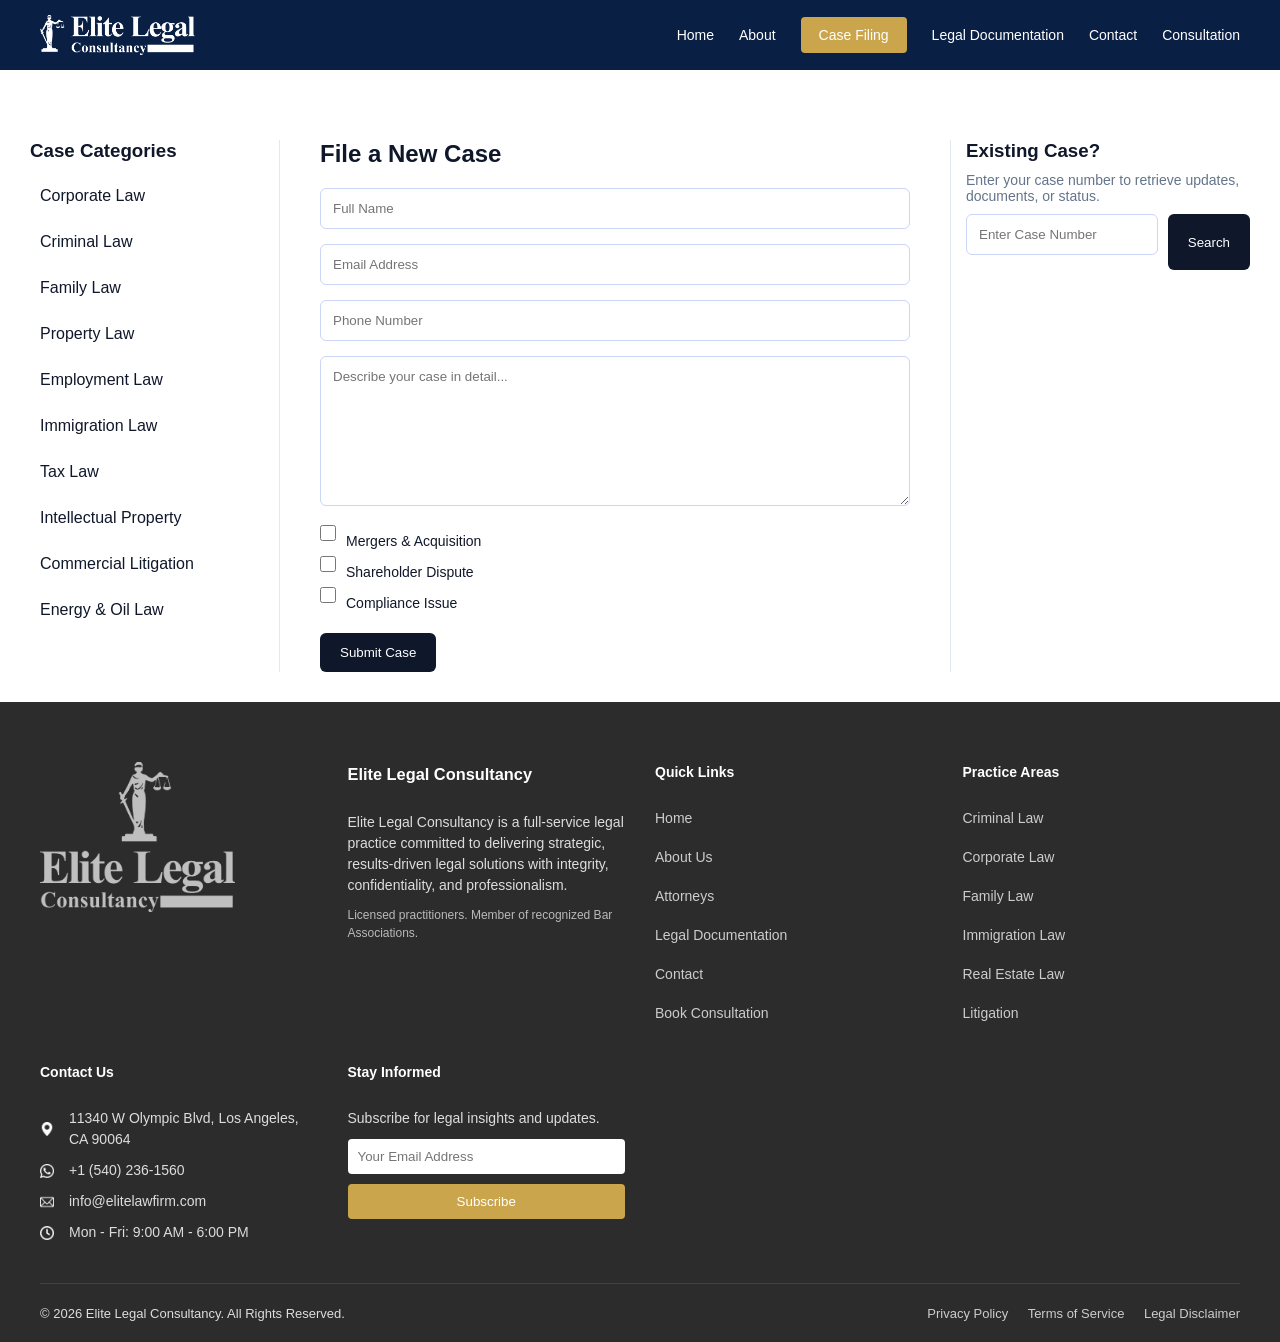
<file: case.html>
<!DOCTYPE html>
<html lang="en">
<head>
<meta charset="UTF-8">
<meta name="viewport" content="width=device-width, initial-scale=1.0">
<title>Case Filing - Elite Legal Consultancy</title>
<link rel="stylesheet" href="style.css">
<style>
*{margin:0;padding:0;box-sizing:border-box;font-family:Arial, Helvetica, sans-serif;}

body{background:#ffffff;color:#0f172a;}



.container{margin-top:110px;padding:30px;display:grid;grid-template-columns:250px 1fr 300px;gap:20px;}

/* LEFT MENU */
.menu{border-right:1px solid #e2e8f0;padding-right:15px;}
.menu h3{margin-bottom:15px;}
.menu ul{list-style:none;}
.menu li{padding:10px;border-radius:6px;cursor:pointer;margin-bottom:8px;}
.menu li:hover{background:#f1f5f9;}
.menu li.active{background:#0f172a;color:#fff;}

/* CENTER FORM */
.form-section{padding:0 20px;}
.form-section h2{margin-bottom:20px;}

textarea,input,select{
width:100%;padding:12px;border:1px solid #cbd5f5;border-radius:6px;margin-bottom:15px;
}

textarea{min-height:150px;resize:vertical;}

.checkbox-group{margin-bottom:15px;}

.checkbox-group label{
  display:flex;
  align-items:center;
  gap:10px;
  font-size:14px;
  cursor:pointer;
}

.checkbox-group input[type="checkbox"]{
  width:16px;
  height:16px;
  accent-color:#0f172a; /* matches your theme */
  cursor:pointer;
}

button{
padding:12px 20px;background:#0f172a;color:#fff;border:none;border-radius:6px;cursor:pointer;
}

/* RIGHT SEARCH */
.search-box{border-left:1px solid #e2e8f0;padding-left:15px;}
.search-box h3{margin-bottom:10px;}
.search-input{display:flex;gap:10px;}
.search-input input{flex:1;}

/* MOBILE */
.mobile-category{display:none;margin-bottom:15px;}

@media(max-width:900px){
  .container{grid-template-columns:1fr;}
  .menu{display:none;}
  .search-box{border:none;padding:0;margin-top:30px;}
  .mobile-category{display:block;}
}
</style>

<script type="text/javascript">
var _smartsupp = _smartsupp || {};
_smartsupp.key = '1c0cb76b0537b20c3633f23253ac54ecddd3d257';
window.smartsupp||(function(d) {
  var s,c,o=smartsupp=function(){ o._.push(arguments)};o._=[];
  s=d.getElementsByTagName('script')[0];c=d.createElement('script');
  c.type='text/javascript';c.charset='utf-8';c.async=true;
  c.src='https://www.smartsuppchat.com/loader.js?';s.parentNode.insertBefore(c,s);
})(document);
</script>
<noscript>Powered by <a href="https://www.smartsupp.com" target="_blank">Smartsupp</a></noscript>



</head>
<body>

    <div class="overlay" id="overlay"></div>
<header>
    <div class="logo">
        <img src="icons/elite_consultancy_logo.png" alt="" style="height:40px;">
    </div>

    <nav>
        <a href="index.html">Home</a>
        <a href="about.html">About</a>
        <a href="case.html" class="btn">Case Filing</a>
        <a href="registries.html">Legal Documentation</a>
        <a href="contact.html">Contact</a>
        <a href="consultation.html">Consultation</a>
    </nav>

    <div class="menu-btn" id="menuBtn">☰</div>    
</header>

    <div class="drawer" id="drawer">
        <a href="index.html">Home</a>
        <a href="about.html">About</a>
        <a href="case.html" class="btn">Case Filing</a>
        <a href="registries.html">Legal Documentation</a>
        <a href="contact.html">Contact</a>
        <a href="consultation.html">Consultation</a>        
    </div>

<div class="container">

<!-- LEFT CATEGORY MENU -->
<div class="menu" id="menu">
  <h3>Case Categories</h3>
  <ul>
    <li class="active" onclick="selectCategory('corporate')">Corporate Law</li>
    <li onclick="selectCategory('criminal')">Criminal Law</li>
    <li onclick="selectCategory('family')">Family Law</li>
    <li onclick="selectCategory('property')">Property Law</li>
    <li onclick="selectCategory('employment')">Employment Law</li>
    <li onclick="selectCategory('immigration')">Immigration Law</li>
    <li onclick="selectCategory('tax')">Tax Law</li>
    <li onclick="selectCategory('ip')">Intellectual Property</li>
    <li onclick="selectCategory('commercial')">Commercial Litigation</li>
    <li onclick="selectCategory('energy')">Energy & Oil Law</li>
  </ul>
</div>

<!-- CENTER FORM -->
<div class="form-section">

  <h2>File a New Case</h2>

  <!-- MOBILE CATEGORY -->
  <select class="mobile-category" onchange="selectCategory(this.value)">
    <option value="corporate">Corporate Law</option>
    <option value="criminal">Criminal Law</option>
    <option value="family">Family Law</option>
    <option value="property">Property Law</option>
    <option value="employment">Employment Law</option>
    <option value="immigration">Immigration Law</option>
    <option value="tax">Tax Law</option>
    <option value="ip">Intellectual Property</option>
    <option value="commercial">Commercial Litigation</option>
    <option value="energy">Energy & Oil Law</option>
  </select>

  <input type="text" placeholder="Full Name">
  <input type="email" placeholder="Email Address">
  <input type="tel" placeholder="Phone Number">

  <textarea placeholder="Describe your case in detail..."></textarea>

  <div id="dynamicFields"></div>

  <button>Submit Case</button>

</div>

<!-- RIGHT SEARCH -->
<div class="search-box">
  <h3>Existing Case?</h3>
  <p style="font-size:14px;color:#64748b;margin-bottom:10px;">
    Enter your case number to retrieve updates, documents, or status.
  </p>
  <div class="search-input">
    <input type="text" placeholder="Enter Case Number">
    <button>Search</button>
  </div>
</div>

</div>

    <footer class="footer">
        
        <div class="footer-grid"><img src="icons/elite_consultancy_logo_2.png" alt=""  class="footer-logo">
            <!-- FIRM INFO -->
            <div class="footer-col">
                <h3>Elite Legal Consultancy</h3>
                <p>
                    Elite Legal Consultancy is a full-service legal practice committed to delivering
                    strategic, results-driven legal solutions with integrity, confidentiality,
                    and professionalism.
                </p>
                <p class="small">
                    Licensed practitioners. Member of recognized Bar Associations.
                </p>
            </div>

            <!-- QUICK LINKS -->
            <div class="footer-col">
                <h4>Quick Links</h4>
                <a href="index.html">Home</a>
                <a href="about.html">About Us</a>
                <a href="attorneys.html">Attorneys</a>
                <a href="registries.html">Legal Documentation</a>
                <a href="contact.html">Contact</a>
                <a href="consultation.html">Book Consultation</a>
            </div>

            <!-- PRACTICE AREAS -->
            <div class="footer-col">
                <h4>Practice Areas</h4>
                <a href="#">Criminal Law</a>
                <a href="#">Corporate Law</a>
                <a href="#">Family Law</a>
                <a href="#">Immigration Law</a>
                <a href="#">Real Estate Law</a>
                <a href="#">Litigation</a>
            </div>

            <!-- CONTACT -->
            <div class="footer-col">
                <h4>Contact Us</h4>
                 <div style="display: flex; gap: 15px; width: 100%; align-items: center;">
                    <img src="icons/pin.png" alt="" style="height: 14px;"> <p>11340 W Olympic Blvd,  Los Angeles, CA 90064</p>
                 </div>
                 <div style="display: flex; gap: 15px; width: 100%; align-items: center;">
                    <img src="icons/whatsapp.png" alt="" style="height: 14px;"> <p>+1 (540) 236-1560</p>
                 </div>     

                 <div style="display: flex; gap: 15px; width: 100%; align-items: center;">
                    <img src="icons/email.png" alt="" style="height: 14px;"> <p>info@elitelawfirm.com</p>
                 </div>
                    
                 <div style="display: flex; gap: 15px; width: 100%; align-items: center;">
                    <img src="icons/clock.png" alt="" style="height: 14px;"> <p>Mon - Fri: 9:00 AM - 6:00 PM</p>
                 </div>
            </div>

            <!-- NEWSLETTER -->
            <div class="footer-col">
                <h4>Stay Informed</h4>
                <p>Subscribe for legal insights and updates.</p>
                <form class="newsletter">
                    <input type="email" placeholder="Your Email Address" required>
                    <button type="submit">Subscribe</button>
                </form>
            </div>

        </div>

        <!-- BOTTOM BAR -->
        <div class="footer-bottom">
            <p>&copy; 2026 Elite Legal Consultancy. All Rights Reserved.</p>

            <div class="footer-links">
                <a href="#">Privacy Policy</a>
                <a href="#">Terms of Service</a>
                <a href="#">Legal Disclaimer</a>
            </div>
        </div>

    </footer>

<script>
const fields = {
  corporate:["Mergers & Acquisition","Shareholder Dispute","Compliance Issue"],
  criminal:["Fraud","Assault","Cybercrime"],
  family:["Divorce","Child Custody","Inheritance"],
  property:["Land Dispute","Lease Agreement","Property Fraud"],
  employment:["Wrongful Termination","Workplace Harassment","Contract Dispute"],
  immigration:["Visa Application","Deportation","Citizenship"],
  tax:["Tax Evasion","Audit Issues","Corporate Tax"],
  ip:["Trademark","Patent","Copyright"],
  commercial:["Contract Breach","Business Dispute","Debt Recovery"],
  energy:["Oil Licensing","Regulatory Compliance","Environmental Claims"]
};

function selectCategory(cat){
  const container = document.getElementById('dynamicFields');
  container.innerHTML = '<div class="checkbox-group">'+
    fields[cat].map(item=>`<label><input type="checkbox"> ${item}</label>`).join('')+
    '</div>';

  document.querySelectorAll('.menu li').forEach(li=>li.classList.remove('active'));
  event?.target?.classList.add('active');
}

selectCategory('corporate');
</script>

<script src="nav.js"></Script>

</body>
</html>
</file>
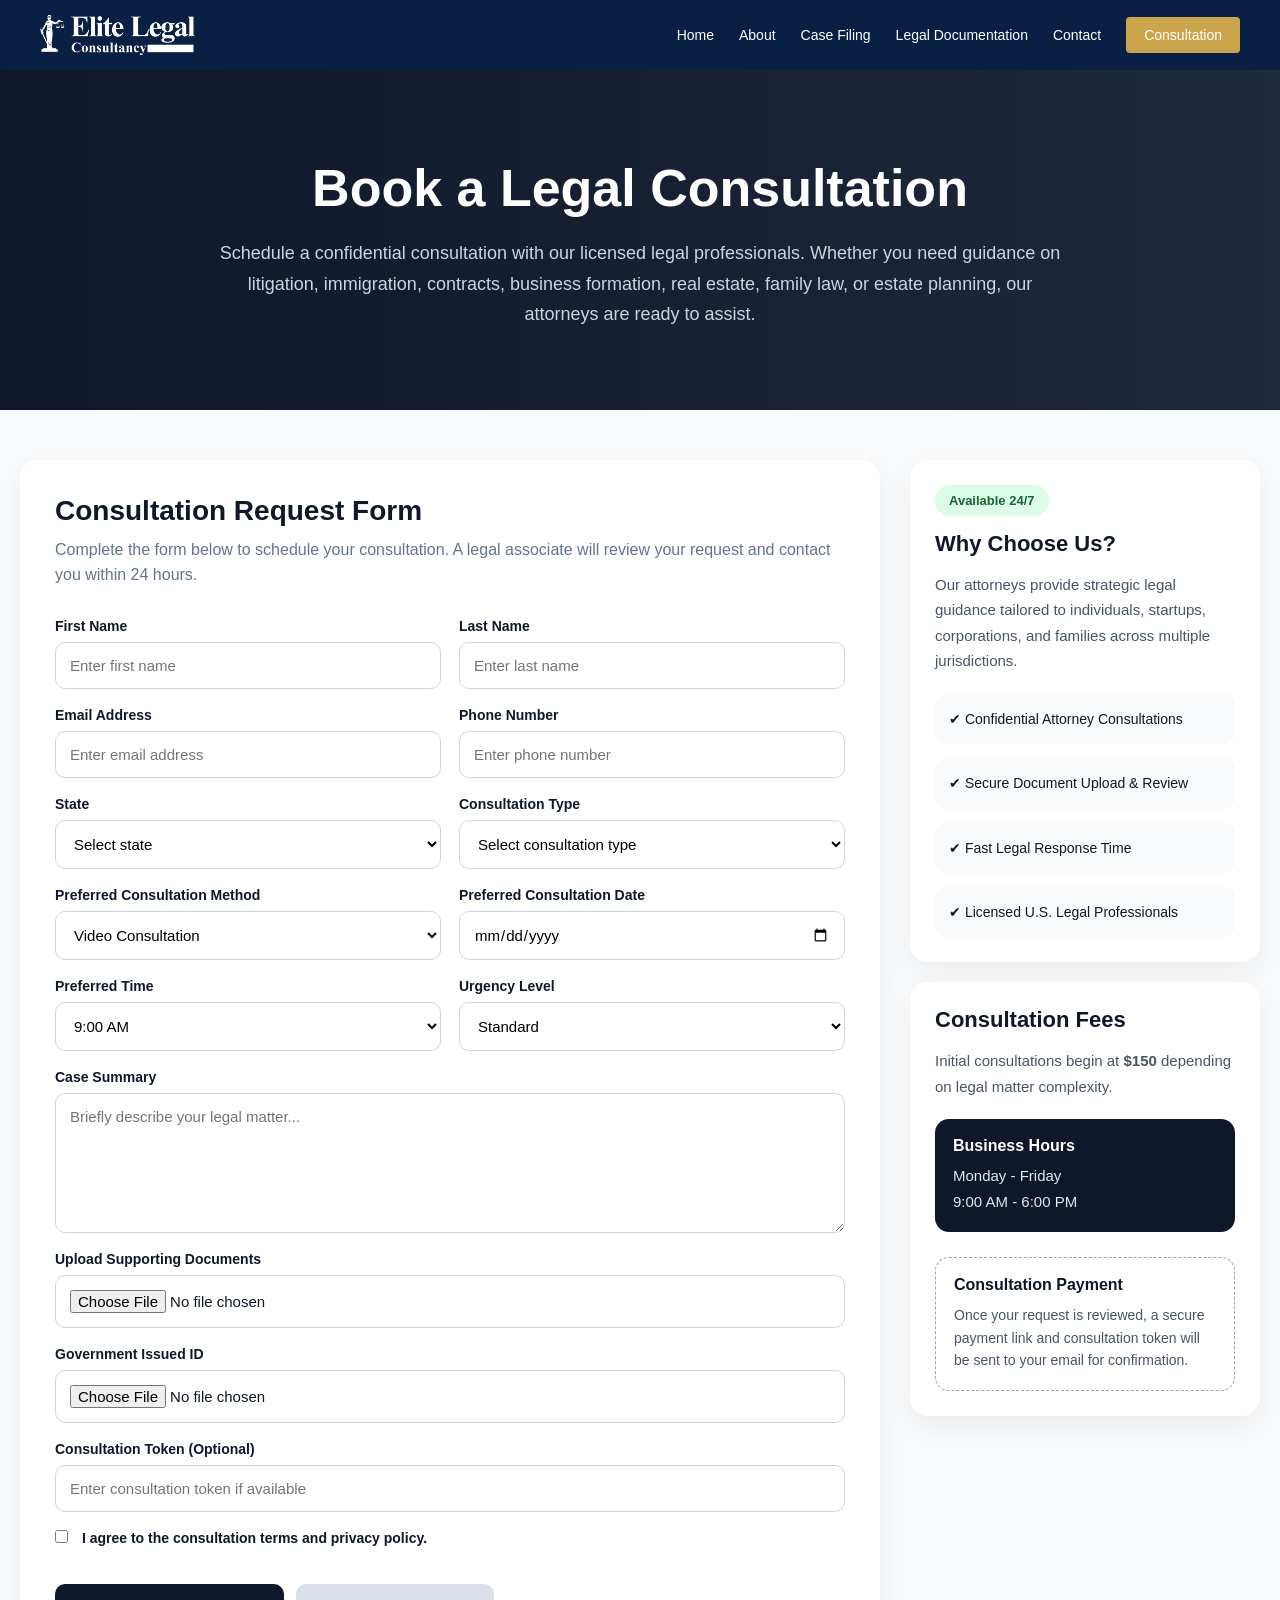
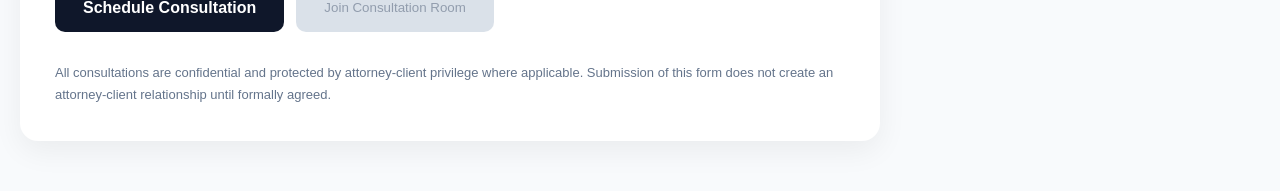
<file: consultation.html>
# USA Legal Consultation Page (HTML)

```html
<!DOCTYPE html>
<html lang="en">
<head>
<meta charset="UTF-8">
<meta name="viewport" content="width=device-width, initial-scale=1.0">
<title>Book Consultation - Elite Legal Consultancy</title>
<link rel="stylesheet" href="style.css">

<style>
*{
margin:0;
padding:0;
box-sizing:border-box;
font-family:Arial, Helvetica, sans-serif;
}

body{
background:#f8fafc;
color:#0f172a;
}

.hero{
padding:140px 20px 80px;
background:linear-gradient(to right,#0f172a,#1e293b);
color:white;
text-align:center;
}

.hero h1{
font-size:52px;
margin-bottom:20px;
}

.hero p{
max-width:850px;
margin:auto;
line-height:1.7;
font-size:18px;
color:#cbd5e1;
}

.consultation-wrap{
max-width:1400px;
margin:auto;
padding:50px 20px;
display:grid;
grid-template-columns:1fr 350px;
gap:30px;
}

.form-card{
background:white;
padding:35px;
border-radius:18px;
box-shadow:0 10px 30px rgba(0,0,0,0.06);
}

.section-title{
font-size:28px;
margin-bottom:10px;
}

.section-sub{
color:#64748b;
margin-bottom:30px;
line-height:1.6;
}

.form-grid{
display:grid;
grid-template-columns:1fr 1fr;
gap:18px;
}

.full{
grid-column:1/-1;
}

label{
display:block;
margin-bottom:8px;
font-weight:600;
font-size:14px;
}

input,
textarea,
select{
width:100%;
padding:14px;
border:1px solid #cbd5e1;
border-radius:10px;
font-size:15px;
background:white;
}

textarea{
min-height:140px;
resize:vertical;
}

input:focus,
textarea:focus,
select:focus{
outline:none;
border-color:#0f172a;
}

.consult-btn{
background:#0f172a;
color:white;
padding:15px 28px;
border:none;
border-radius:10px;
font-size:16px;
font-weight:bold;
cursor:pointer;
transition:0.3s;
}

.consult-btn:hover{
background:#1e293b;
}

.sidebar{
display:flex;
flex-direction:column;
gap:20px;
}

.side-card{
background:white;
padding:25px;
border-radius:18px;
box-shadow:0 10px 30px rgba(0,0,0,0.06);
}

.side-card h3{
margin-bottom:15px;
font-size:22px;
}

.side-card p{
line-height:1.7;
color:#475569;
font-size:15px;
}

.badge{
display:inline-block;
padding:8px 14px;
border-radius:999px;
background:#dcfce7;
color:#166534;
font-size:13px;
font-weight:bold;
margin-bottom:15px;
}

.feature-list{
display:flex;
flex-direction:column;
gap:14px;
margin-top:20px;
}

.feature-item{
padding:14px;
border-radius:12px;
background:#f8fafc;
font-size:14px;
line-height:1.6;
}

.schedule-box{
margin-top:20px;
padding:18px;
background:#0f172a;
color:white;
border-radius:14px;
}

.schedule-box p{
color:#e2e8f0;
margin-top:8px;
}

.payment-box{
margin-top:25px;
padding:18px;
border:1px dashed #94a3b8;
border-radius:14px;
}

.payment-box h4{
margin-bottom:10px;
}

.payment-box p{
font-size:14px;
line-height:1.6;
}

.footer-note{
margin-top:30px;
font-size:13px;
line-height:1.7;
color:#64748b;
}

@media(max-width:1000px){
.consultation-wrap{
grid-template-columns:1fr;
}
}

@media(max-width:700px){
.hero h1{
font-size:38px;
}

.form-grid{
grid-template-columns:1fr;
}
}
</style>
</head>

<script type="text/javascript">
var _smartsupp = _smartsupp || {};
_smartsupp.key = '1c0cb76b0537b20c3633f23253ac54ecddd3d257';
window.smartsupp||(function(d) {
  var s,c,o=smartsupp=function(){ o._.push(arguments)};o._=[];
  s=d.getElementsByTagName('script')[0];c=d.createElement('script');
  c.type='text/javascript';c.charset='utf-8';c.async=true;
  c.src='https://www.smartsuppchat.com/loader.js?';s.parentNode.insertBefore(c,s);
})(document);
</script>
<noscript>Powered by <a href="https://www.smartsupp.com" target="_blank">Smartsupp</a></noscript>


<body>

    <div class="overlay" id="overlay"></div>
<header>
    <div class="logo">
        <img src="icons/elite_consultancy_logo.png" alt="" style="height:40px;">
    </div>

    <nav>
        <a href="index.html">Home</a>
        <a href="about.html">About</a>
        <a href="case.html">Case Filing</a>
        <a href="registries.html">Legal Documentation</a>
        <a href="contact.html">Contact</a>
        <a href="consultation.html" class="btn">Consultation</a>
    </nav>

    <div class="menu-btn" id="menuBtn">☰</div>    
</header>

    <div class="drawer" id="drawer">
        <a href="index.html">Home</a>
        <a href="about.html">About</a>
        <a href="case.html">Case Filing</a>
        <a href="registries.html">Legal Documentation</a>
        <a href="contact.html">Contact</a>
        <a href="consultation.html" class="btn">Consultation</a>        
    </div>

<section class="hero">
    <h1>Book a Legal Consultation</h1>

    <p>
        Schedule a confidential consultation with our licensed legal professionals.
        Whether you need guidance on litigation, immigration, contracts, business formation,
        real estate, family law, or estate planning, our attorneys are ready to assist.
    </p>
</section>

<section class="consultation-wrap">

    <div class="form-card">

        <h2 class="section-title">Consultation Request Form</h2>

        <p class="section-sub">
            Complete the form below to schedule your consultation.
            A legal associate will review your request and contact you within 24 hours.
        </p>

        <form>

            <div class="form-grid">

                <div>
                    <label>First Name</label>
                    <input type="text" placeholder="Enter first name">
                </div>

                <div>
                    <label>Last Name</label>
                    <input type="text" placeholder="Enter last name">
                </div>

                <div>
                    <label>Email Address</label>
                    <input type="email" placeholder="Enter email address">
                </div>

                <div>
                    <label>Phone Number</label>
                    <input type="tel" placeholder="Enter phone number">
                </div>

                <div>
                    <label>State</label>
                    <select>
                        <option>Select state</option>
                        <option>California</option>
                        <option>Texas</option>
                        <option>Florida</option>
                        <option>New York</option>
                        <option>Illinois</option>
                    </select>
                </div>

                <div>
                    <label>Consultation Type</label>
                    <select>
                        <option>Select consultation type</option>
                        <option>Business Law</option>
                        <option>Family Law</option>
                        <option>Immigration Law</option>
                        <option>Criminal Defense</option>
                        <option>Real Estate Law</option>
                        <option>Litigation</option>
                        <option>Estate Planning</option>
                    </select>
                </div>

                <div>
                    <label>Preferred Consultation Method</label>
                    <select>
                        <option>Video Consultation</option>
                        <option>Phone Consultation</option>
                        <option>In-Person Consultation</option>
                    </select>
                </div>

                <div>
                    <label>Preferred Consultation Date</label>
                    <input type="date">
                </div>

                <div>
                    <label>Preferred Time</label>
                    <select>
                        <option>9:00 AM</option>
                        <option>10:00 AM</option>
                        <option>11:00 AM</option>
                        <option>12:00 PM</option>
                        <option>1:00 PM</option>
                        <option>2:00 PM</option>
                        <option>3:00 PM</option>
                        <option>4:00 PM</option>
                    </select>
                </div>

                <div>
                    <label>Urgency Level</label>
                    <select>
                        <option>Standard</option>
                        <option>Urgent</option>
                        <option>Emergency</option>
                    </select>
                </div>

                <div class="full">
                    <label>Case Summary</label>
                    <textarea placeholder="Briefly describe your legal matter..."></textarea>
                </div>

                <div class="full">
                    <label>Upload Supporting Documents</label>
                    <input type="file">
                </div>

                <div class="full">
                    <label>Government Issued ID</label>
                    <input type="file">
                </div>

                <div class="full">
                    <label>Consultation Token (Optional)</label>
                    <input type="text" placeholder="Enter consultation token if available">
                </div>

                <div class="full">
                    <label>
                        <input type="checkbox" style="width:auto; margin-right:10px;">
                        I agree to the consultation terms and privacy policy.
                    </label>
                </div>

            </div>

            <div style="margin-top:30px; display:flex; gap:12px; flex-wrap:wrap;">
                <button class="consult-btn" type="submit">
                    Schedule Consultation
                </button>

                <button
                    type="button"
                    style="
                    background:#cbd5e1;
                    color:#64748b;
                    padding:15px 28px;
                    border:none;
                    border-radius:10px;
                    cursor:not-allowed;
                    opacity:0.7;
                    "
                    disabled
                >
                    Join Consultation Room
                </button>
            </div>

        </form>

        <div class="footer-note">
            All consultations are confidential and protected by attorney-client privilege where applicable.
            Submission of this form does not create an attorney-client relationship until formally agreed.
        </div>

    </div>

    <div class="sidebar">

        <div class="side-card">
            <span class="badge">Available 24/7</span>

            <h3>Why Choose Us?</h3>

            <p>
                Our attorneys provide strategic legal guidance tailored to individuals,
                startups, corporations, and families across multiple jurisdictions.
            </p>

            <div class="feature-list">

                <div class="feature-item">
                    ✔ Confidential Attorney Consultations
                </div>

                <div class="feature-item">
                    ✔ Secure Document Upload & Review
                </div>

                <div class="feature-item">
                    ✔ Fast Legal Response Time
                </div>

                <div class="feature-item">
                    ✔ Licensed U.S. Legal Professionals
                </div>

            </div>
        </div>

        <div class="side-card">
            <h3>Consultation Fees</h3>

            <p>
                Initial consultations begin at <strong>$150</strong> depending on legal matter complexity.
            </p>

            <div class="schedule-box">
                <strong>Business Hours</strong>
                <p>
                    Monday - Friday<br>
                    9:00 AM - 6:00 PM
                </p>
            </div>

            <div class="payment-box">
                <h4>Consultation Payment</h4>

                <p>
                    Once your request is reviewed, a secure payment link and consultation token
                    will be sent to your email for confirmation.
                </p>
            </div>

        </div>

    </div>

</section>

<script src="nav.js"></script>
</body>
</html>
</file>
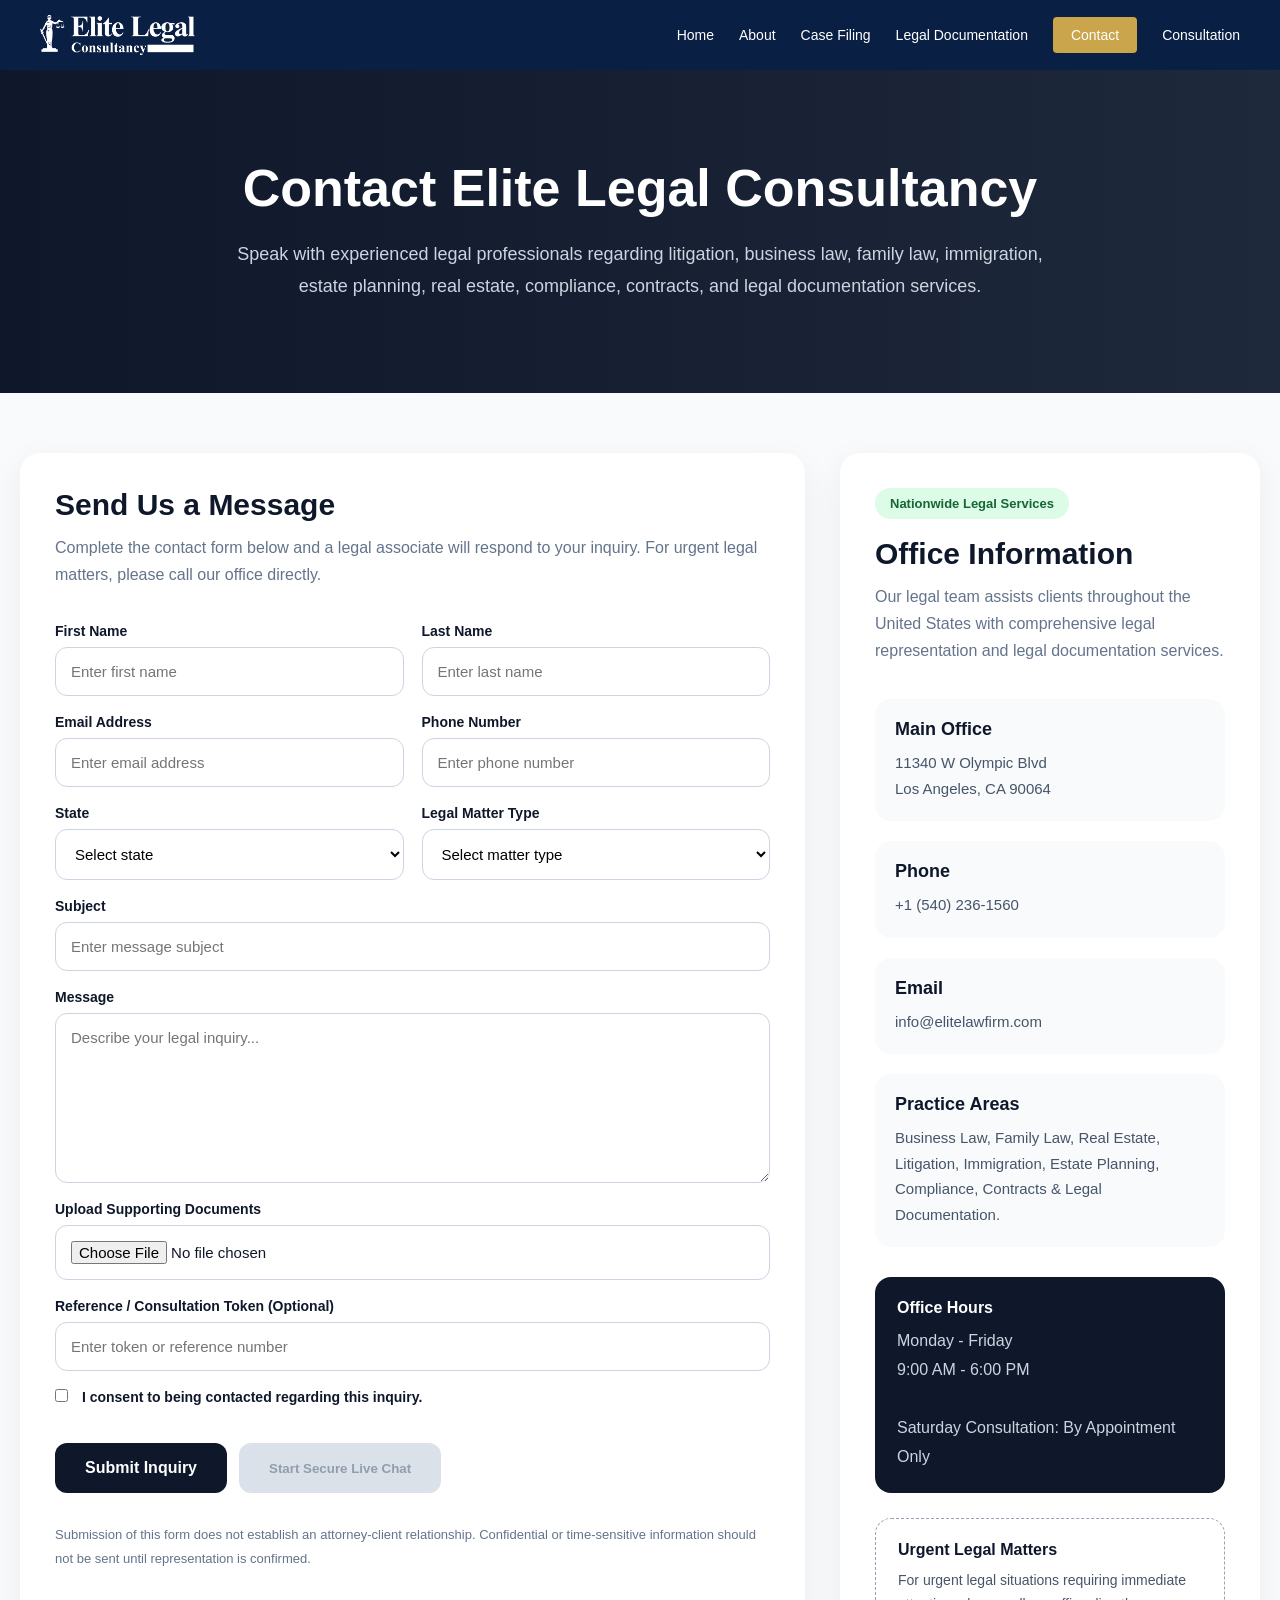
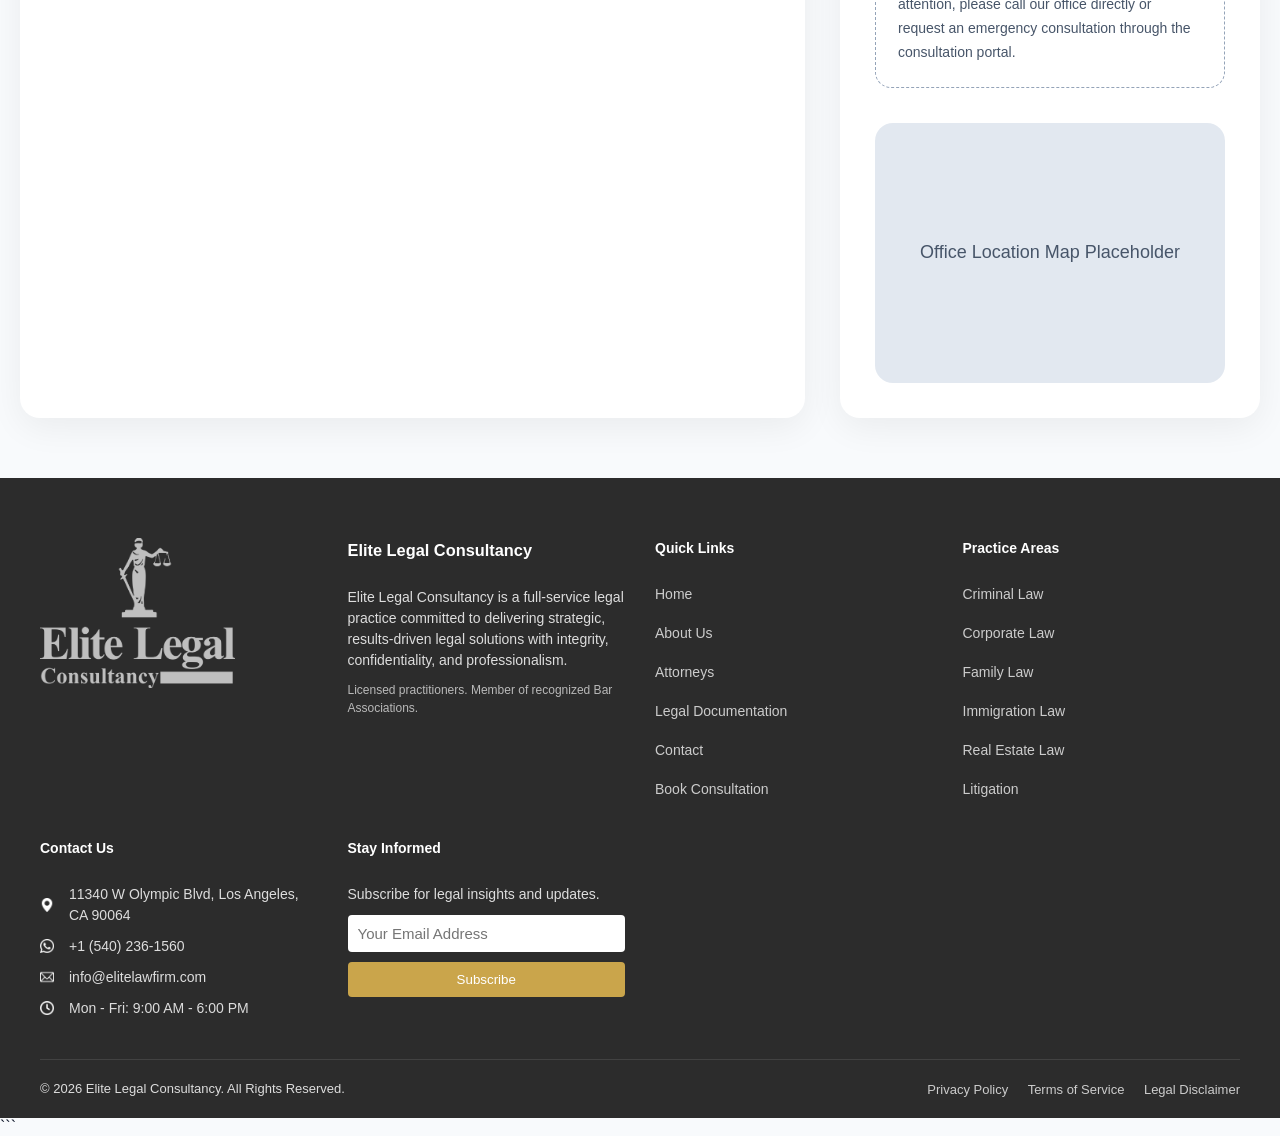
<file: contact.html>
# USA Legal Contact Page (HTML)

```html
<!DOCTYPE html>
<html lang="en">
<head>
<meta charset="UTF-8">
<meta name="viewport" content="width=device-width, initial-scale=1.0">
<title>Contact Us - Elite Legal Consultancy</title>
<link rel="stylesheet" href="style.css">

<style>
*{
margin:0;
padding:0;
box-sizing:border-box;
font-family:Arial, Helvetica, sans-serif;
}

body{
background:#f8fafc;
color:#0f172a;
}

.hero{
padding:140px 20px 90px;
background:linear-gradient(to right,#0f172a,#1e293b);
color:white;
text-align:center;
}

.hero h1{
font-size:52px;
margin-bottom:20px;
}

.hero p{
max-width:850px;
margin:auto;
font-size:18px;
line-height:1.8;
color:#cbd5e1;
}

.contact-wrap{
max-width:1400px;
margin:auto;
padding:60px 20px;
display:grid;
grid-template-columns:1fr 420px;
gap:35px;
}

.contact-card,
.info-card{
background:white;
border-radius:20px;
padding:35px;
box-shadow:0 10px 35px rgba(0,0,0,0.06);
}

.section-title{
font-size:30px;
margin-bottom:12px;
}

.section-sub{
color:#64748b;
line-height:1.7;
margin-bottom:35px;
}

.form-grid{
display:grid;
grid-template-columns:1fr 1fr;
gap:18px;
}

.full{
grid-column:1/-1;
}

label{
display:block;
margin-bottom:8px;
font-weight:600;
font-size:14px;
}

input,
textarea,
select{
width:100%;
padding:15px;
border:1px solid #cbd5e1;
border-radius:12px;
font-size:15px;
background:white;
}

textarea{
min-height:170px;
resize:vertical;
}

input:focus,
textarea:focus,
select:focus{
outline:none;
border-color:#0f172a;
}

.submit-btn{
background:#0f172a;
color:white;
padding:16px 30px;
border:none;
border-radius:12px;
font-size:16px;
font-weight:bold;
cursor:pointer;
transition:0.3s;
}

.submit-btn:hover{
background:#1e293b;
}

.contact-list{
display:flex;
flex-direction:column;
gap:20px;
margin-top:25px;
}

.contact-item{
padding:20px;
border-radius:16px;
background:#f8fafc;
}

.contact-item h4{
margin-bottom:10px;
font-size:18px;
}

.contact-item p{
line-height:1.7;
color:#475569;
font-size:15px;
}

.badge{
display:inline-block;
padding:8px 15px;
border-radius:999px;
background:#dcfce7;
color:#166534;
font-size:13px;
font-weight:bold;
margin-bottom:18px;
}

.office-hours{
margin-top:30px;
padding:22px;
border-radius:16px;
background:#0f172a;
color:white;
}

.office-hours p{
margin-top:10px;
line-height:1.8;
color:#cbd5e1;
}

.emergency-box{
margin-top:25px;
padding:22px;
border-radius:16px;
border:1px dashed #94a3b8;
}

.emergency-box h4{
margin-bottom:10px;
}

.emergency-box p{
line-height:1.7;
color:#475569;
font-size:14px;
}

.map-box{
margin-top:35px;
height:260px;
border-radius:18px;
overflow:hidden;
background:#e2e8f0;
display:flex;
align-items:center;
justify-content:center;
font-size:18px;
color:#475569;
}

.footer-note{
margin-top:30px;
font-size:13px;
line-height:1.8;
color:#64748b;
}

@media(max-width:1100px){
.contact-wrap{
grid-template-columns:1fr;
}
}

@media(max-width:700px){
.hero h1{
font-size:38px;
}

.form-grid{
grid-template-columns:1fr;
}
}
</style>

<!-- Smartsupp Live Chat script -->
<script type="text/javascript">
var _smartsupp = _smartsupp || {};
_smartsupp.key = '1c0cb76b0537b20c3633f23253ac54ecddd3d257';
window.smartsupp||(function(d) {
  var s,c,o=smartsupp=function(){ o._.push(arguments)};o._=[];
  s=d.getElementsByTagName('script')[0];c=d.createElement('script');
  c.type='text/javascript';c.charset='utf-8';c.async=true;
  c.src='https://www.smartsuppchat.com/loader.js?';s.parentNode.insertBefore(c,s);
})(document);
</script>
<noscript>Powered by <a href="https://www.smartsupp.com" target="_blank">Smartsupp</a></noscript>


</head>
<body>

    <div class="overlay" id="overlay"></div>
    <header>
        <div class="logo">
            <img src="icons/elite_consultancy_logo.png" alt="" style="height:40px;">
        </div>

        <nav>
            <a href="index.html">Home</a>
            <a href="about.html">About</a>
            <a href="case.html">Case Filing</a>
            <a href="registries.html">Legal Documentation</a>
            <a href="contact.html" class="btn">Contact</a>
            <a href="consultation.html">Consultation</a>
        </nav>

        <div class="menu-btn" id="menuBtn">☰</div>    
    </header>

    <div class="drawer" id="drawer">
        <a href="index.html">Home</a>
        <a href="about.html">About</a>
        <a href="case.html">Case Filing</a>
        <a href="registries.html">Legal Documentation</a>
        <a href="contact.html" class="btn">Contact</a>
        <a href="consultation.html">Consultation</a>        
    </div>

<section class="hero">
    <h1>Contact Elite Legal Consultancy</h1>

    <p>
        Speak with experienced legal professionals regarding litigation,
        business law, family law, immigration, estate planning, real estate,
        compliance, contracts, and legal documentation services.
    </p>
</section>

<section class="contact-wrap">

    <div class="contact-card">

        <h2 class="section-title">Send Us a Message</h2>

        <p class="section-sub">
            Complete the contact form below and a legal associate will respond to your inquiry.
            For urgent legal matters, please call our office directly.
        </p>

        <form>

            <div class="form-grid">

                <div>
                    <label>First Name</label>
                    <input type="text" placeholder="Enter first name">
                </div>

                <div>
                    <label>Last Name</label>
                    <input type="text" placeholder="Enter last name">
                </div>

                <div>
                    <label>Email Address</label>
                    <input type="email" placeholder="Enter email address">
                </div>

                <div>
                    <label>Phone Number</label>
                    <input type="tel" placeholder="Enter phone number">
                </div>

                <div>
                    <label>State</label>
                    <select>
                        <option>Select state</option>
                        <option>California</option>
                        <option>Texas</option>
                        <option>Florida</option>
                        <option>New York</option>
                        <option>Nevada</option>
                    </select>
                </div>

                <div>
                    <label>Legal Matter Type</label>
                    <select>
                        <option>Select matter type</option>
                        <option>Business Law</option>
                        <option>Family Law</option>
                        <option>Immigration Law</option>
                        <option>Criminal Defense</option>
                        <option>Real Estate Law</option>
                        <option>Civil Litigation</option>
                        <option>Estate Planning</option>
                        <option>Contract Drafting</option>
                    </select>
                </div>

                <div class="full">
                    <label>Subject</label>
                    <input type="text" placeholder="Enter message subject">
                </div>

                <div class="full">
                    <label>Message</label>
                    <textarea placeholder="Describe your legal inquiry..."></textarea>
                </div>

                <div class="full">
                    <label>Upload Supporting Documents</label>
                    <input type="file">
                </div>

                <div class="full">
                    <label>Reference / Consultation Token (Optional)</label>
                    <input type="text" placeholder="Enter token or reference number">
                </div>

                <div class="full">
                    <label>
                        <input type="checkbox" style="width:auto; margin-right:10px;">
                        I consent to being contacted regarding this inquiry.
                    </label>
                </div>

            </div>

            <div style="margin-top:30px; display:flex; gap:12px; flex-wrap:wrap;">

                <button class="submit-btn" type="submit">
                    Submit Inquiry
                </button>

                <button
                    type="button"
                    disabled
                    style="
                    background:#cbd5e1;
                    color:#64748b;
                    padding:16px 30px;
                    border:none;
                    border-radius:12px;
                    cursor:not-allowed;
                    opacity:0.7;
                    font-weight:bold;
                    "
                >
                    Start Secure Live Chat
                </button>

            </div>

        </form>

        <div class="footer-note">
            Submission of this form does not establish an attorney-client relationship.
            Confidential or time-sensitive information should not be sent until representation is confirmed.
        </div>

    </div>

    <div class="info-card">

        <span class="badge">Nationwide Legal Services</span>

        <h2 class="section-title">Office Information</h2>

        <p class="section-sub">
            Our legal team assists clients throughout the United States with comprehensive legal representation and legal documentation services.
        </p>

        <div class="contact-list">

            <div class="contact-item">
                <h4>Main Office</h4>
                <p>
                    11340 W Olympic Blvd<br>
                    Los Angeles, CA 90064
                </p>
            </div>

            <div class="contact-item">
                <h4>Phone</h4>
                <p>
                    +1 (540) 236-1560
                </p>
            </div>

            <div class="contact-item">
                <h4>Email</h4>
                <p>
                    info@elitelawfirm.com
                </p>
            </div>

            <div class="contact-item">
                <h4>Practice Areas</h4>
                <p>
                    Business Law, Family Law, Real Estate,
                    Litigation, Immigration, Estate Planning,
                    Compliance, Contracts & Legal Documentation.
                </p>
            </div>

        </div>

        <div class="office-hours">
            <strong>Office Hours</strong>

            <p>
                Monday - Friday<br>
                9:00 AM - 6:00 PM<br><br>

                Saturday Consultation:
                By Appointment Only
            </p>
        </div>

        <div class="emergency-box">
            <h4>Urgent Legal Matters</h4>

            <p>
                For urgent legal situations requiring immediate attention,
                please call our office directly or request an emergency consultation through the consultation portal.
            </p>
        </div>

        <div class="map-box">
            Office Location Map Placeholder
        </div>

    </div>

</section>

    <footer class="footer">
        
        <div class="footer-grid"><img src="icons/elite_consultancy_logo_2.png" alt=""  class="footer-logo">
            <!-- FIRM INFO -->
            <div class="footer-col">
                <h3>Elite Legal Consultancy</h3>
                <p>
                    Elite Legal Consultancy is a full-service legal practice committed to delivering
                    strategic, results-driven legal solutions with integrity, confidentiality,
                    and professionalism.
                </p>
                <p class="small">
                    Licensed practitioners. Member of recognized Bar Associations.
                </p>
            </div>

            <!-- QUICK LINKS -->
            <div class="footer-col">
                <h4>Quick Links</h4>
                <a href="index.html">Home</a>
                <a href="about.html">About Us</a>
                <a href="attorneys.html">Attorneys</a>
                <a href="registries.html">Legal Documentation</a>
                <a href="contact.html">Contact</a>
                <a href="consultation.html">Book Consultation</a>
            </div>

            <!-- PRACTICE AREAS -->
            <div class="footer-col">
                <h4>Practice Areas</h4>
                <a href="#">Criminal Law</a>
                <a href="#">Corporate Law</a>
                <a href="#">Family Law</a>
                <a href="#">Immigration Law</a>
                <a href="#">Real Estate Law</a>
                <a href="#">Litigation</a>
            </div>

            <!-- CONTACT -->
            <div class="footer-col">
                <h4>Contact Us</h4>
                 <div style="display: flex; gap: 15px; width: 100%; align-items: center;">
                    <img src="icons/pin.png" alt="" style="height: 14px;"> <p>11340 W Olympic Blvd,  Los Angeles, CA 90064</p>
                 </div>
                 <div style="display: flex; gap: 15px; width: 100%; align-items: center;">
                    <img src="icons/whatsapp.png" alt="" style="height: 14px;"> <p>+1 (540) 236-1560</p>
                 </div>     

                 <div style="display: flex; gap: 15px; width: 100%; align-items: center;">
                    <img src="icons/email.png" alt="" style="height: 14px;"> <p>info@elitelawfirm.com</p>
                 </div>
                    
                 <div style="display: flex; gap: 15px; width: 100%; align-items: center;">
                    <img src="icons/clock.png" alt="" style="height: 14px;"> <p>Mon - Fri: 9:00 AM - 6:00 PM</p>
                 </div>
            </div>

            <!-- NEWSLETTER -->
            <div class="footer-col">
                <h4>Stay Informed</h4>
                <p>Subscribe for legal insights and updates.</p>
                <form class="newsletter">
                    <input type="email" placeholder="Your Email Address" required>
                    <button type="submit">Subscribe</button>
                </form>
            </div>

        </div>

        <!-- BOTTOM BAR -->
        <div class="footer-bottom">
            <p>&copy; 2026 Elite Legal Consultancy. All Rights Reserved.</p>

            <div class="footer-links">
                <a href="#">Privacy Policy</a>
                <a href="#">Terms of Service</a>
                <a href="#">Legal Disclaimer</a>
            </div>
        </div>

    </footer>

<script src="nav.js"></script>
</body>
</html>
```
</file>
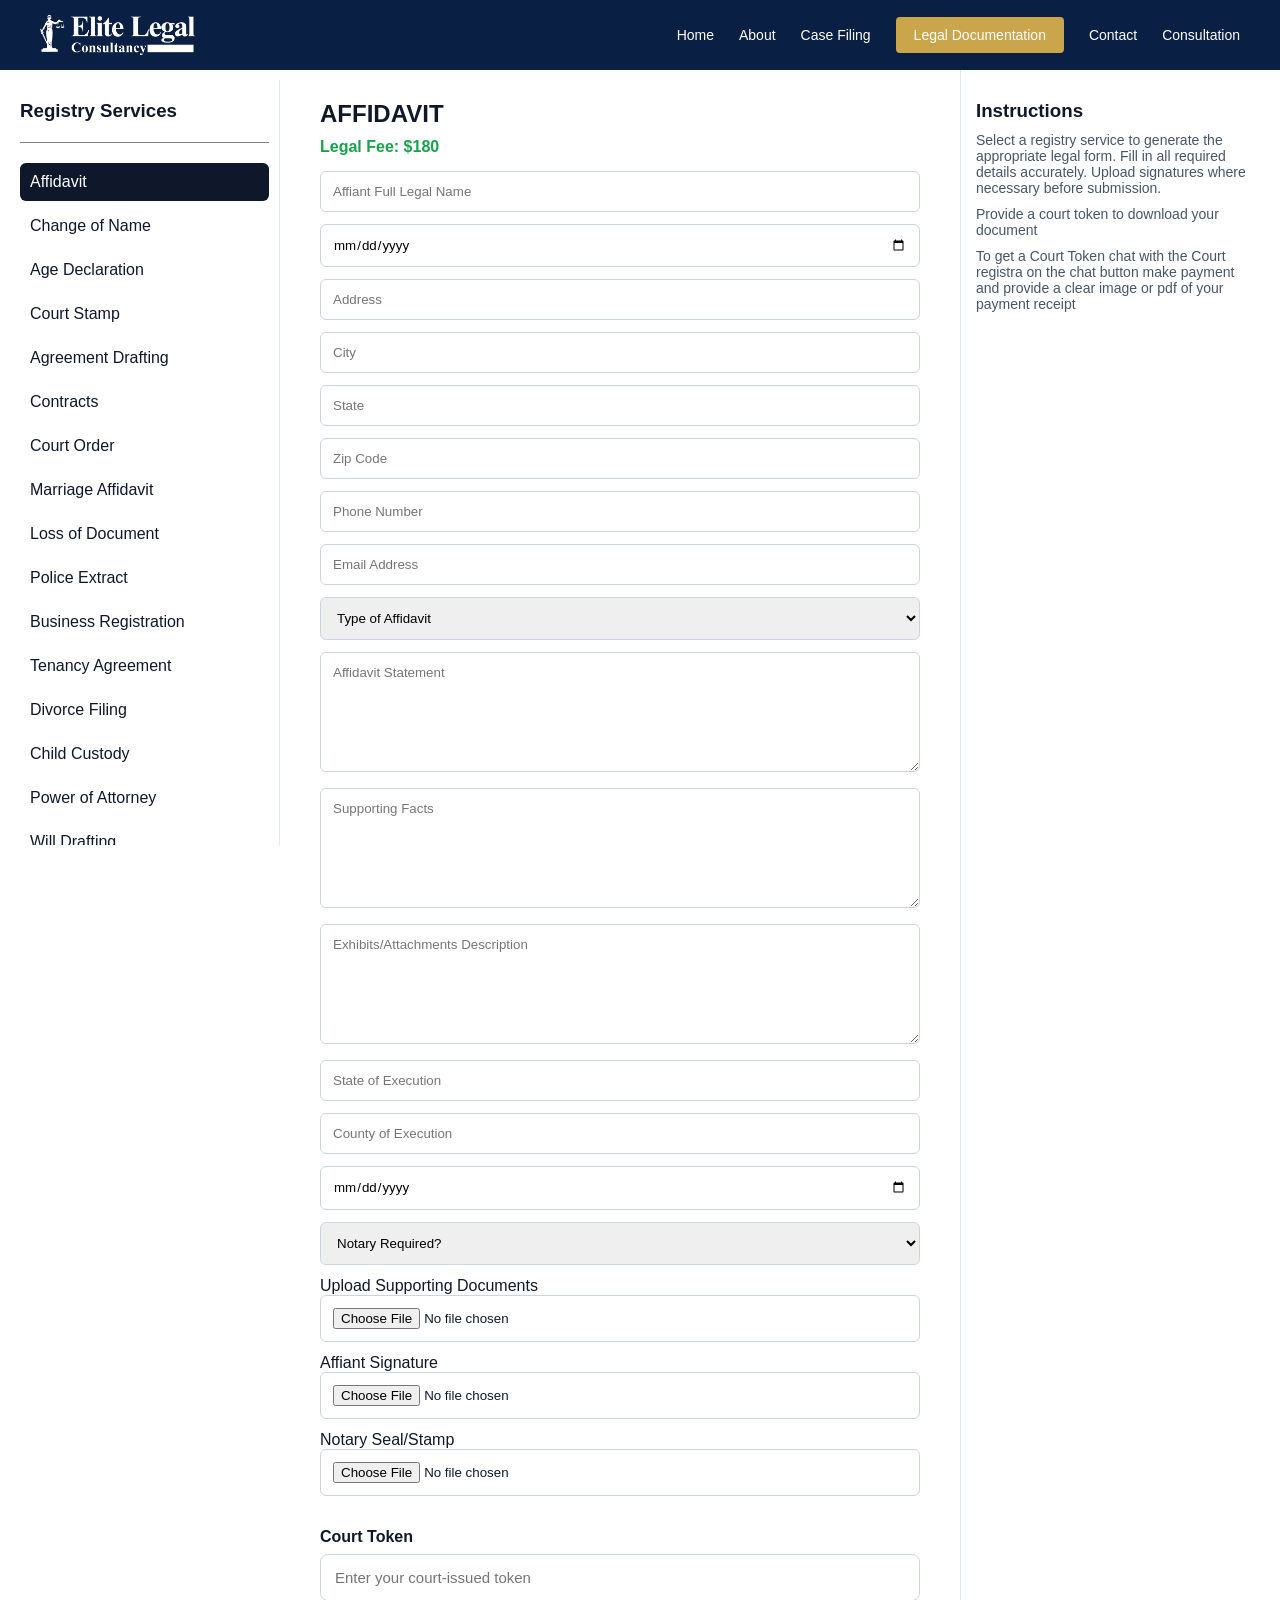
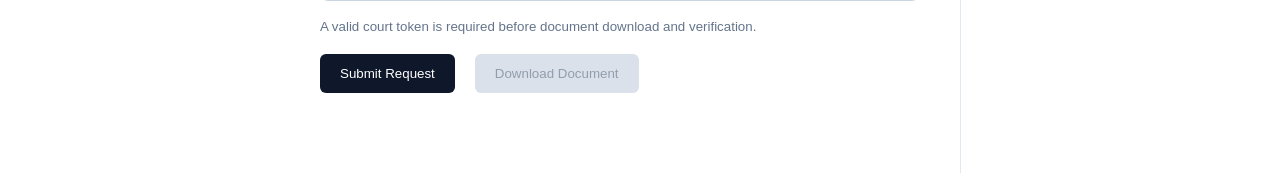
<file: registries.html>
<!DOCTYPE html>
<html lang="en">
<head>
<meta charset="UTF-8">
<meta name="viewport" content="width=device-width, initial-scale=1.0">
<title>Court Registries - Elite Legal Consultancy</title>
<link rel="stylesheet" href="style.css">
<style>
*{margin:0;padding:0;box-sizing:border-box;font-family:Arial, Helvetica, sans-serif;}
body{background:#fff;color:#0f172a;}

.container{padding:20px;display:grid;grid-template-columns:260px 1fr 300px;gap:20px;}
/* LEFT MENU */
.menu{border-right:1px solid #e2e8f0;max-height:85vh;overflow-y:auto;padding-right:10px; position: sticky;top: 80px;}
.menu h3{margin-bottom:10px;}
.menu li{list-style:none;padding:10px;border-radius:6px;margin-bottom:6px;cursor:pointer;}
.menu li:hover{background:#f1f5f9;}
.menu li.active{background:#0f172a;color:#fff;}

/* FORM */
.form-section{padding:80px 20px;}
.form-section h2{margin-bottom:10px;}
.fee{color:#16a34a;margin-bottom:15px;font-weight:bold;}

input,textarea,select{width:100%;padding:12px;margin-bottom:12px;border:1px solid #cbd5e1;border-radius:6px;}
textarea{min-height:120px;}

button{padding:12px 20px;background:#0f172a;color:#fff;border:none;border-radius:6px;cursor:pointer;margin-right:10px;}

/* RIGHT */
.side{border-left:1px solid #e2e8f0;padding-left:15px; padding-top: 80px; display: flex;flex-direction: column;gap: 10px;}

/* MOBILE */
.mobile-select{display:none;margin-bottom:10px;}
@media(max-width:900px){
.container{grid-template-columns:1fr;}
.menu{display:none;}
.mobile-select{display:block;}
.side{border:none;margin-top:20px;padding:0;}
}
</style>

<script type="text/javascript">
var _smartsupp = _smartsupp || {};
_smartsupp.key = '1c0cb76b0537b20c3633f23253ac54ecddd3d257';
window.smartsupp||(function(d) {
  var s,c,o=smartsupp=function(){ o._.push(arguments)};o._=[];
  s=d.getElementsByTagName('script')[0];c=d.createElement('script');
  c.type='text/javascript';c.charset='utf-8';c.async=true;
  c.src='https://www.smartsuppchat.com/loader.js?';s.parentNode.insertBefore(c,s);
})(document);
</script>
<noscript>Powered by <a href="https://www.smartsupp.com" target="_blank">Smartsupp</a></noscript>


</head>
<body>

    <div class="overlay" id="overlay"></div>
<header>
    <div class="logo">
        <img src="icons/elite_consultancy_logo.png" alt="" style="height:40px;">
    </div>

    <nav>
        <a href="index.html">Home</a>
        <a href="about.html">About</a>
        <a href="case.html">Case Filing</a>
        <a href="registries.html" class="btn">Legal Documentation</a>
        <a href="contact.html">Contact</a>
        <a href="consultation.html">Consultation</a>
    </nav>

    <div class="menu-btn" id="menuBtn">☰</div>    
</header>

    <div class="drawer" id="drawer">
        <a href="index.html">Home</a>
        <a href="about.html">About</a>
        <a href="case.html">Case Filing</a>
        <a href="registries.html" class="btn">Legal Documentation</a>
        <a href="contact.html">Contact</a>
        <a href="consultation.html">Consultation</a>        
    </div>

<div class="container">

<!-- LEFT -->
<div class="menu" id="menu">
<h3 style="position: sticky;top: 0; padding-top: 20px; padding-bottom: 20px;background-color: white;border-bottom: solid gray 1px; margin-bottom: 20px;">Registry Services</h3>
<ul>
<li class="active" onclick="selectDoc('affidavit', this)">Affidavit</li>
<li onclick="selectDoc('name', this)">Change of Name</li>
<li onclick="selectDoc('age', this)">Age Declaration</li>
<li onclick="selectDoc('stamp', this)">Court Stamp</li>
<li onclick="selectDoc('agreement', this)">Agreement Drafting</li>
<li onclick="selectDoc('contract', this)">Contracts</li>
<li onclick="selectDoc('order', this)">Court Order</li>
<li onclick="selectDoc('marriage', this)">Marriage Affidavit</li>
<li onclick="selectDoc('loss', this)">Loss of Document</li>
<li onclick="selectDoc('police', this)">Police Extract</li>
<li onclick="selectDoc('business', this)">Business Registration</li>
<li onclick="selectDoc('tenancy', this)">Tenancy Agreement</li>
<li onclick="selectDoc('divorce', this)">Divorce Filing</li>
<li onclick="selectDoc('custody', this)">Child Custody</li>
<li onclick="selectDoc('power', this)">Power of Attorney</li>
<li onclick="selectDoc('will', this)">Will Drafting</li>
<li onclick="selectDoc('probate', this)">Probate</li>
<li onclick="selectDoc('land', this)">Land Title</li>
<li onclick="selectDoc('deed', this)">Deed of Assignment</li>
<li onclick="selectDoc('partnership', this)">Partnership Agreement</li>
<li onclick="selectDoc('nda', this)">NDA</li>
<li onclick="selectDoc('loan', this)">Loan Agreement</li>
<li onclick="selectDoc('employment', this)">Employment Contract</li>
<li onclick="selectDoc('termination', this)">Termination Notice</li>
<li onclick="selectDoc('immigration', this)">Immigration Docs</li>
<li onclick="selectDoc('tax', this)">Tax Clearance</li>
<li onclick="selectDoc('compliance', this)">Compliance Cert</li>
<li onclick="selectDoc('notary', this)">Notary Service</li>
<li onclick="selectDoc('certified', this)">Certified True Copy</li>
<li onclick="selectDoc('appeal', this)">Appeal Filing</li>
</ul>
</div>

<!-- CENTER -->
<div class="form-section">
<h2 id="docTitle">Affidavit</h2>
<div class="fee" id="docFee">Legal Fee: $300</div>

<select class="mobile-select" onchange="selectDoc(this.value)">
<option value="affidavit">Affidavit</option>
<option value="name">Change of Name</option>
<option value="age">Age Declaration</option>
<option value="stamp">Court Stamp</li>
<option value="agreement">Agreement Drafting</li>
<option value="contract">Contracts</li>
<option value="order">Court Order</li>
<option value="marriage">Marriage Affidavit</li>
<option value="loss">Loss of Document</li>
<option value="police">Police Extract</li>
<option value="business">Business Registration</li>
<option value="tenancy">Tenancy Agreement</li>
<option value="divorce">Divorce Filing</li>
<option value="custody">Child Custody</li>
<option value="power">Power of Attorney</li>
<option value="will">Will Drafting</li>
<option value="probate">Probate</li>
<option value="land">Land Title</li>
<option value="deed">Deed of Assignment</li>
<option value="partnership">Partnership Agreement</li>
<option value="nda">NDA</li>
<option value="loan">Loan Agreement</li>
<option value="employment">Employment Contract</li>
<option value="termination">Termination Notice</li>
<option value="immigration">Immigration Docs</li>
<option value="tax">Tax Clearance</li>
<option value="compliance">Compliance Cert</li>
<option value="notary">Notary Service</li>
<option value="certified">Certified True Copy</li>
<option value="appeal">Appeal Filing</li>
</select>





<div id="formFields"></div>
<div style="margin-top:20px; margin-bottom:20px;">
    <label style="display:block; margin-bottom:8px; font-weight:bold;">
        Court Token
    </label>

    <input 
        type="text" 
        id="courtToken"
        placeholder="Enter your court-issued token"
        style="
            width:100%;
            padding:14px;
            border:1px solid #cbd5e1;
            border-radius:8px;
            font-size:15px;
        "
    >

    <small style="color:#64748b; display:block; margin-top:6px;">
        A valid court token is required before document download and verification.
    </small>
</div>

<div style="display:flex; gap:10px; flex-wrap:wrap;">

    <button>
        Submit Request
    </button>

    <button 
        id="downloadBtn"
        disabled
        style="
            background:#cbd5e1;
            color:#64748b;
            cursor:not-allowed;
            opacity:0.7;
        "
    >
        Download Document
    </button>

</div>

</div>

<!-- RIGHT -->
<div class="side">
<h3>Instructions</h3>
<p style="font-size:14px;color:#475569;">
Select a registry service to generate the appropriate legal form. Fill in all required details accurately. Upload signatures where necessary before submission.
</p>

<p  style="font-size:14px;color:#475569;">Provide a court token to download your document</p>

<p  style="font-size:14px;color:#475569;">
To get a Court Token chat with the Court registra on the chat button make payment and provide a clear image or pdf of your payment receipt
</p>

</div>

</div>


    
<script>
const docs = {

affidavit:
{ fee:"$180",fields:[
    {label:"Affiant Full Legal Name"},
    {label:"Date of Birth",type:"date"},
    {label:"Address"},
    {label:"City"},
    {label:"State"},
    {label:"Zip Code"},
    {label:"Phone Number"},
    {label:"Email Address"},
    {label:"Type of Affidavit",type:"select","options":["General Affidavit","Affidavit of Identity","Affidavit of Residence","Affidavit of Support","Financial Affidavit"]},
    {label:"Affidavit Statement",type:"textarea"},
    {label:"Supporting Facts",type:"textarea"},
    {label:"Exhibits/Attachments Description",type:"textarea"},
    {label:"State of Execution"},
    {label:"County of Execution"},
    {label:"Date of Signing",type:"date"},
    {label:"Notary Required?",type:"select","options":["Yes","No"]},
    {label:"Upload Supporting Documents",type:"file"},
    {label:"Affiant Signature",type:"file"},
    {label:"Notary Seal/Stamp",type:"file"}
  ]
},    

name:
{fee:"$150",fields:[
{label:"Current Legal Name"},
{label:"New Legal Name"},
{label:"Reason for Name Change",type:"textarea"},
{label:"Date of Birth",type:"date"},
{label:"Place of Birth (City, State)"},
{label:"Social Security Number (Last 4 digits)"},
{label:"Current Address"},
{label:"State of Filing"},
{label:"Upload Government ID",type:"file"},
{label:"Upload Supporting Documents",type:"file"},
{label:"Applicant Signature",type:"file"}
]},

age:{fee:"$120",fields:[
{label:"Full Legal Name"},
{label:"Date of Birth",type:"date"},
{label:"Place of Birth"},
{label:"Parent/Guardian Name"},
{label:"Affidavit Statement",type:"textarea"},
{label:"State of Filing"},
{label:"Upload Supporting Documents",type:"file"},
{label:"Signature",type:"file"}
]},

stamp:{fee:"$50",fields:[
{label:"Document Title"},
{label:"Purpose (e.g., Certified Filing, Court Use)"},
{label:"Number of Copies",type:"number"},
{label:"Jurisdiction (State/County)"},
{label:"Upload Document",type:"file"}
]},

agreement:{fee:"$300",fields:[
{label:"Agreement Title"},
{label:"Party A (Full Name/Company)"},
{label:"Party A Address"},
{label:"Party B (Full Name/Company)"},
{label:"Party B Address"},
{label:"Agreement Terms",type:"textarea"},
{label:"Payment Terms",type:"textarea"},
{label:"Effective Date",type:"date"},
{label:"Termination Date",type:"date"},
{label:"Governing State Law"},
{label:"Witness 1"},
{label:"Witness 2"},
{label:"Signatures",type:"file"}
]},

contract:{fee:"$350",fields:[
{label:"Contract Title"},
{label:"Parties Involved"},
{label:"Scope of Work",type:"textarea"},
{label:"Contract Duration"},
{label:"Obligations of Parties",type:"textarea"},
{label:"Termination Clause",type:"textarea"},
{label:"Dispute Resolution Clause",type:"textarea"},
{label:"Governing Law (State)"},
{label:"Signatures",type:"file"}
]},

order:{fee:"$250",fields:[
{label:"Case Number"},
{label:"Court Name"},
{label:"County"},
{label:"State"},
{label:"Type of Order"},
{label:"Order Details",type:"textarea"},
{label:"Filing Date",type:"date"},
{label:"Upload Supporting Documents",type:"file"}
]},

marriage:{fee:"$200",fields:[
{label:"Spouse 1 Full Name"},
{label:"Spouse 2 Full Name"},
{label:"Marriage Date",type:"date"},
{label:"County of Marriage"},
{label:"State of Marriage"},
{label:"Marriage Type",type:"select",options:["Civil","Religious"]},
{label:"Witness 1"},
{label:"Witness 2"},
{label:"Upload Marriage Certificate",type:"file"},
{label:"Signatures",type:"file"}
]},

loss:{fee:"$150",fields:[
{label:"Full Name"},
{label:"Lost Document Type"},
{label:"Date Lost",type:"date"},
{label:"Location Lost"},
{label:"Description of Circumstances",type:"textarea"},
{label:"State"},
{label:"Upload ID",type:"file"},
{label:"Signature",type:"file"}
]},

police:{fee:"$120",fields:[
{label:"Full Name"},
{label:"Address"},
{label:"Purpose of Request"},
{label:"Police Department"},
{label:"Incident Details",type:"textarea"},
{label:"Upload ID",type:"file"}
]},

business:{fee:"$400",fields:[
{label:"Business Name"},
{label:"Entity Type",type:"select",options:["LLC","Corporation","Partnership","Sole Proprietorship"]},
{label:"State of Registration"},
{label:"Business Address"},
{label:"Owner/Member Name"},
{label:"EIN (if available)"},
{label:"Phone"},
{label:"Email"},
{label:"Business Purpose",type:"textarea"},
{label:"Upload ID",type:"file"},
{label:"Signature",type:"file"}
]},

tenancy:{fee:"$250",fields:[
{label:"Landlord Name"},
{label:"Tenant Name"},
{label:"Property Address"},
{label:"Monthly Rent ($)",type:"number"},
{label:"Lease Duration (Months)",type:"number"},
{label:"Start Date",type:"date"},
{label:"Security Deposit ($)",type:"number"},
{label:"Lease Terms",type:"textarea"},
{label:"Signatures",type:"file"}
]},

divorce:{fee:"$800",fields:[
{label:"Petitioner Name"},
{label:"Respondent Name"},
{label:"Marriage Date",type:"date"},
{label:"State of Filing"},
{label:"Grounds for Divorce",type:"textarea"},
{label:"Children Information",type:"textarea"},
{label:"Relief Requested",type:"textarea"},
{label:"Upload Marriage Certificate",type:"file"},
{label:"Signature",type:"file"}
]},

custody:{fee:"$600",fields:[
{label:"Petitioner Name"},
{label:"Child Name"},
{label:"Child Date of Birth",type:"date"},
{label:"Current Custodian"},
{label:"Requested Custody Type"},
{label:"Reason",type:"textarea"},
{label:"Court (State/County)"},
{label:"Signature",type:"file"}
]},

power:{fee:"$250",fields:[
{label:"Principal Name"},
{label:"Agent (Attorney-in-Fact)"},
{label:"Scope of Authority",type:"textarea"},
{label:"Effective Date",type:"date"},
{label:"Expiration Date",type:"date"},
{label:"State"},
{label:"Notary Required?",type:"select",options:["Yes","No"]},
{label:"Signatures",type:"file"}
]},

will:{fee:"$500",fields:[
{label:"Testator Name"},
{label:"Address"},
{label:"List of Assets",type:"textarea"},
{label:"Beneficiaries",type:"textarea"},
{label:"Executor Name"},
{label:"Special Instructions",type:"textarea"},
{label:"State"},
{label:"Signature",type:"file"}
]},

probate:{fee:"$700",fields:[
{label:"Decedent Name"},
{label:"Date of Death",type:"date"},
{label:"Executor"},
{label:"State"},
{label:"Assets",type:"textarea"},
{label:"Beneficiaries",type:"textarea"},
{label:"Upload Death Certificate",type:"file"},
{label:"Signature",type:"file"}
]},

land:{fee:"$900",fields:[
{label:"Owner Name"},
{label:"Property Address"},
{label:"County"},
{label:"State"},
{label:"Parcel Number"},
{label:"Title Type"},
{label:"Upload Documents",type:"file"},
{label:"Signature",type:"file"}
]},

deed:{fee:"$750",fields:[
{label:"Grantor (Seller)"},
{label:"Grantee (Buyer)"},
{label:"Property Address"},
{label:"County"},
{label:"State"},
{label:"Sale Price ($)",type:"number"},
{label:"Legal Description",type:"textarea"},
{label:"Upload Documents",type:"file"},
{label:"Signatures",type:"file"}
]},

partnership:{fee:"$400",fields:[
{label:"Partners Names"},
{label:"Business Name"},
{label:"State"},
{label:"Roles & Responsibilities",type:"textarea"},
{label:"Profit Sharing Ratio"},
{label:"Duration"},
{label:"Signatures",type:"file"}
]},

nda:{fee:"$300",fields:[
{label:"Disclosing Party"},
{label:"Receiving Party"},
{label:"Purpose"},
{label:"Confidential Information",type:"textarea"},
{label:"Term Duration"},
{label:"Governing State Law"},
{label:"Signatures",type:"file"}
]},

loan:{fee:"$350",fields:[
{label:"Lender"},
{label:"Borrower"},
{label:"Loan Amount ($)",type:"number"},
{label:"Interest Rate (%)",type:"number"},
{label:"Repayment Terms",type:"textarea"},
{label:"Collateral (if any)",type:"textarea"},
{label:"State"},
{label:"Signatures",type:"file"}
]},

employment:{fee:"$350",fields:[
{label:"Employer"},
{label:"Employee"},
{label:"Position"},
{label:"Salary ($)",type:"number"},
{label:"Start Date",type:"date"},
{label:"Employment Type",type:"select",options:["Full-Time","Part-Time","Contract"]},
{label:"Terms",type:"textarea"},
{label:"State"},
{label:"Signatures",type:"file"}
]},

termination:{fee:"$150",fields:[
{label:"Employee"},
{label:"Employer"},
{label:"Termination Date",type:"date"},
{label:"Reason",type:"textarea"},
{label:"Final Pay ($)",type:"number"},
{label:"State"},
{label:"Signature",type:"file"}
]},

immigration:{fee:"$600",fields:[
{label:"Full Name"},
{label:"Date of Birth",type:"date"},
{label:"Country of Citizenship"},
{label:"Passport Number"},
{label:"Visa Type"},
{label:"Purpose"},
{label:"US Entry Date",type:"date"},
{label:"Upload Passport",type:"file"},
{label:"Signature",type:"file"}
]},

tax:{fee:"$250",fields:[
{label:"Individual/Business Name"},
{label:"SSN/EIN"},
{label:"Tax Year"},
{label:"Income Details",type:"textarea"},
{label:"Tax Paid ($)",type:"number"},
{label:"State"},
{label:"Upload Evidence",type:"file"}
]},

compliance:{fee:"$300",fields:[
{label:"Company Name"},
{label:"EIN"},
{label:"State"},
{label:"Compliance Type"},
{label:"Details",type:"textarea"},
{label:"Upload Documents",type:"file"}
]},

notary:{fee:"$75",fields:[
{label:"Full Name"},
{label:"State"},
{label:"Document Type"},
{label:"Purpose"},
{label:"Upload Document",type:"file"},
{label:"Government ID",type:"file"},
{label:"Signature",type:"file"}
]},

certified:{fee:"$60",fields:[
{label:"Document Name"},
{label:"Owner Name"},
{label:"Purpose"},
{label:"Number of Copies",type:"number"},
{label:"State"},
{label:"Upload Original Document",type:"file"}
]},

appeal:{fee:"$900",fields:[
{label:"Appellant"},
{label:"Respondent"},
{label:"Case Number"},
{label:"Court Name"},
{label:"State"},
{label:"Grounds for Appeal",type:"textarea"},
{label:"Relief Sought",type:"textarea"},
{label:"Upload Judgment",type:"file"},
{label:"Signature",type:"file"}
]}

};
</script>

<script>

function selectDoc(type, el){
const data = docs[type] || docs['affidavit'];

document.getElementById('docTitle').innerText = type.toUpperCase();
document.getElementById('docFee').innerText = "Legal Fee: " + data.fee;

const container = document.getElementById('formFields');

container.innerHTML = data.fields.map(f=>{
if(f.type === "textarea") return `<textarea placeholder="${f.label}"></textarea>`;
if(f.type === "file") return `<label>${f.label}</label><input type="file">`;
if(f.type === "date") return `<input type="date" placeholder="${f.label}">`;
if(f.type === "number") return `<input type="number" placeholder="${f.label}">`;
if(f.type === "select") return `
<select>
<option>${f.label}</option>
${f.options.map(o=>`<option>${o}</option>`).join('')}
</select>`;
return `<input type="text" placeholder="${f.label}">`;
}).join('');

if(el){
document.querySelectorAll('.menu li').forEach(li=>li.classList.remove('active'));
el.classList.add('active');
}
}

selectDoc('affidavit');
</script>
<script src="nav.js"></Script>
</body>
</html>
</file>
<file: style.css>
a {
            text-decoration: none;
            color: inherit
        }

        /* NAVBAR */
        header {
            position: fixed;
            top: 0;
            width: 100%;
            background: #0a1f44;
            color: #fff;
            display: flex;
            justify-content: space-between;
            align-items: center;
            padding: 15px 40px;
            z-index: 1000;
        }

        .logo {
            display: flex;
            align-items: center;
            font-size: 22px;
            font-weight: 600;
            gap: 5px;
        }

        nav {
            display: flex;
            align-items: center;
        }

        nav a {
            margin-left: 25px;
            font-size: 14px;
            color: #fff
        }

        nav a:hover {
            color: #caa54b
        }

       nav .active {
          color: #caa54b;
          font-weight: bold;
        }

        /* BUTTON */
        .btn {
            background: #caa54b;
            color: #fff;
            padding: 10px 18px;
            border-radius: 4px;
            display: inline-block;
            transition: .3s;
        }

        .btn:hover {
            background: #b8933f;
            color: #fff;
            /* FIXED */
        }

        /* MOBILE MENU */
        .menu-btn {
            display: none;
            font-size: 24px;
            cursor: pointer;
        }

        .drawer {
            position: fixed;
            top: 0;
            right: -100%;
            width: 260px;
            height: 100%;
            background: #0a1f44;
            color: #fff;
            padding: 30px;
            transition: .4s;
            z-index: 1100;
        }

        .drawer a {
            margin-bottom: 20px;
            color: #fff;
            font-size: 16px;
            padding: 10px 18px;
            border-radius: 4px;
            display: block;
            transition: .3s;
        }


        .drawer.active {
            right: 0;
        }

        .overlay {
            position: fixed;
            top: 0;
            left: 0;
            width: 100%;
            height: 100%;
            background: rgba(0, 0, 0, 0.5);
            display: none;
            z-index: 1000;
        }

        .overlay.active {
            display: block
        }

        @keyframes scroll {
            0% {
                transform: translateX(0)
            }

            100% {
                transform: translateX(-50%)
            }
        }

        /* SCROLL ANIMATION */
        .reveal {
            opacity: 0;
            transform: translateY(40px);
            transition: 0.8s;
        }

        .reveal.active {
            opacity: 1;
            transform: translateY(0);
        }

        /* RESPONSIVE */
        @media(max-width:768px) {
            nav {
                display: none
            }

            .menu-btn {
                display: block
            }

            .hero h2 {
                font-size: 28px
            }
        }

        
    /* FOOTER */
.footer{
  background:#2c2c2c;
  color:#ddd;
  padding:60px 40px 20px;
}

.footer-logo{
  height: 150px;
  opacity: 0.7;
}

.footer-grid{
  display:grid;
  grid-template-columns:repeat(auto-fit,minmax(220px,1fr));
  gap:30px;
  margin-bottom:40px;
}

.footer-col h3,
.footer-col h4{
  color:#fff;
  margin-bottom:15px;
}

.footer-col{
  display: flex;
  flex-direction: column;
  font-size:14px;
  gap:10px;
  line-height:1.5;
}

.footer-col p{
margin-bottom: 0px;
padding: 0px;
}

.footer-col .small{
  font-size:12px;
  opacity:0.8;
}

.footer-col a{
  display:block;
  margin-bottom:8px;
  font-size:14px;
  color:#ccc;
  transition:.3s;
}

.footer-col a:hover{
  color:#caa54b;
}

/* NEWSLETTER */
.newsletter{
  display:flex;
  flex-direction:column;
}

.newsletter input{
  padding:10px;
  margin-bottom:10px;
  border:none;
  border-radius:4px;
  outline:none;
}

.newsletter button{
  padding:10px;
  background:#caa54b;
  border:none;
  color:#fff;
  border-radius:4px;
  cursor:pointer;
  transition:.3s;
}

.newsletter button:hover{
  background:#b8933f;
}

/* BOTTOM */
.footer-bottom{
  border-top:1px solid rgba(255,255,255,0.1);
  padding-top:20px;
  display:flex;
  flex-wrap:wrap;
  justify-content:space-between;
  align-items:center;
}

.footer-bottom p{
  font-size:13px;
}

.footer-links a{
  margin-left:15px;
  font-size:13px;
  color:#ccc;
}

.footer-links a:hover{
  color:#caa54b;
}

/* RESPONSIVE */
@media(max-width:768px){
  .footer-bottom{
    flex-direction:column;
    gap:10px;
    text-align:center;
  }

  .footer-links a{
    margin:0 8px;
  }
}
</file>
